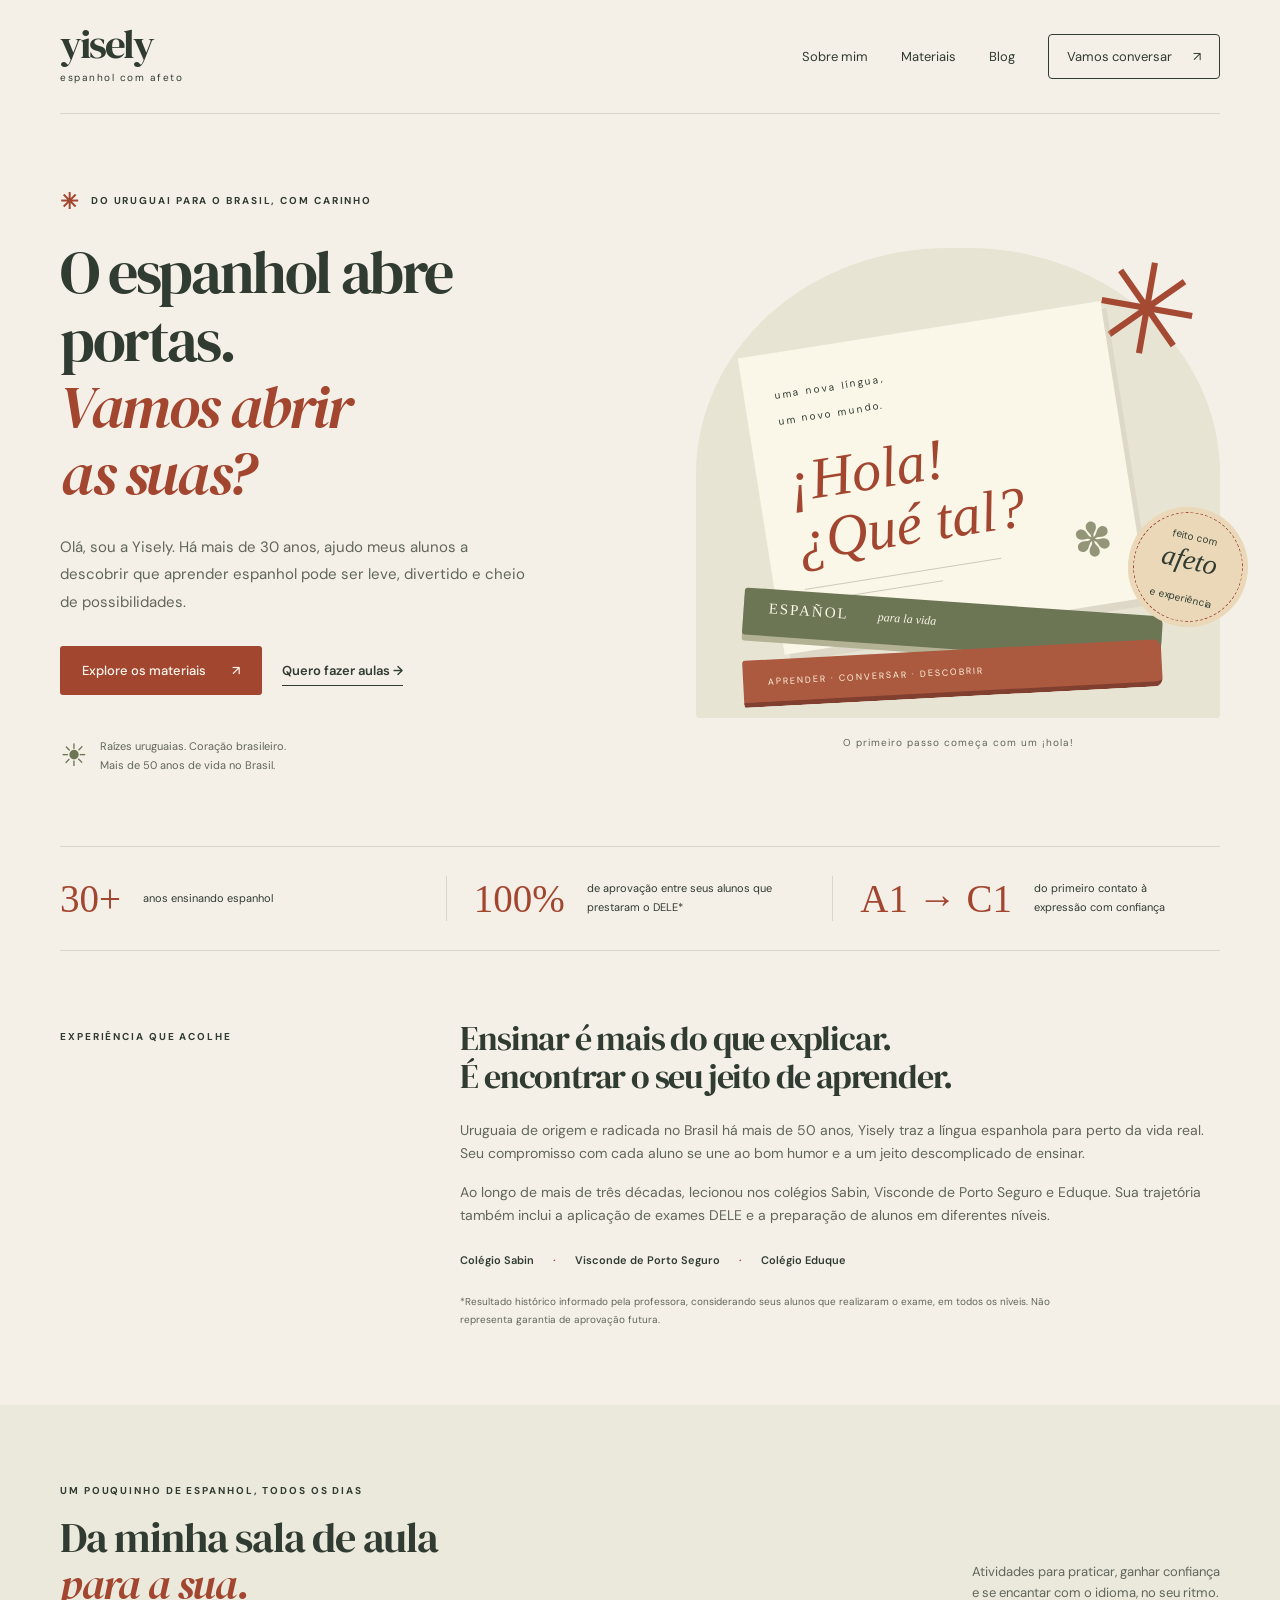
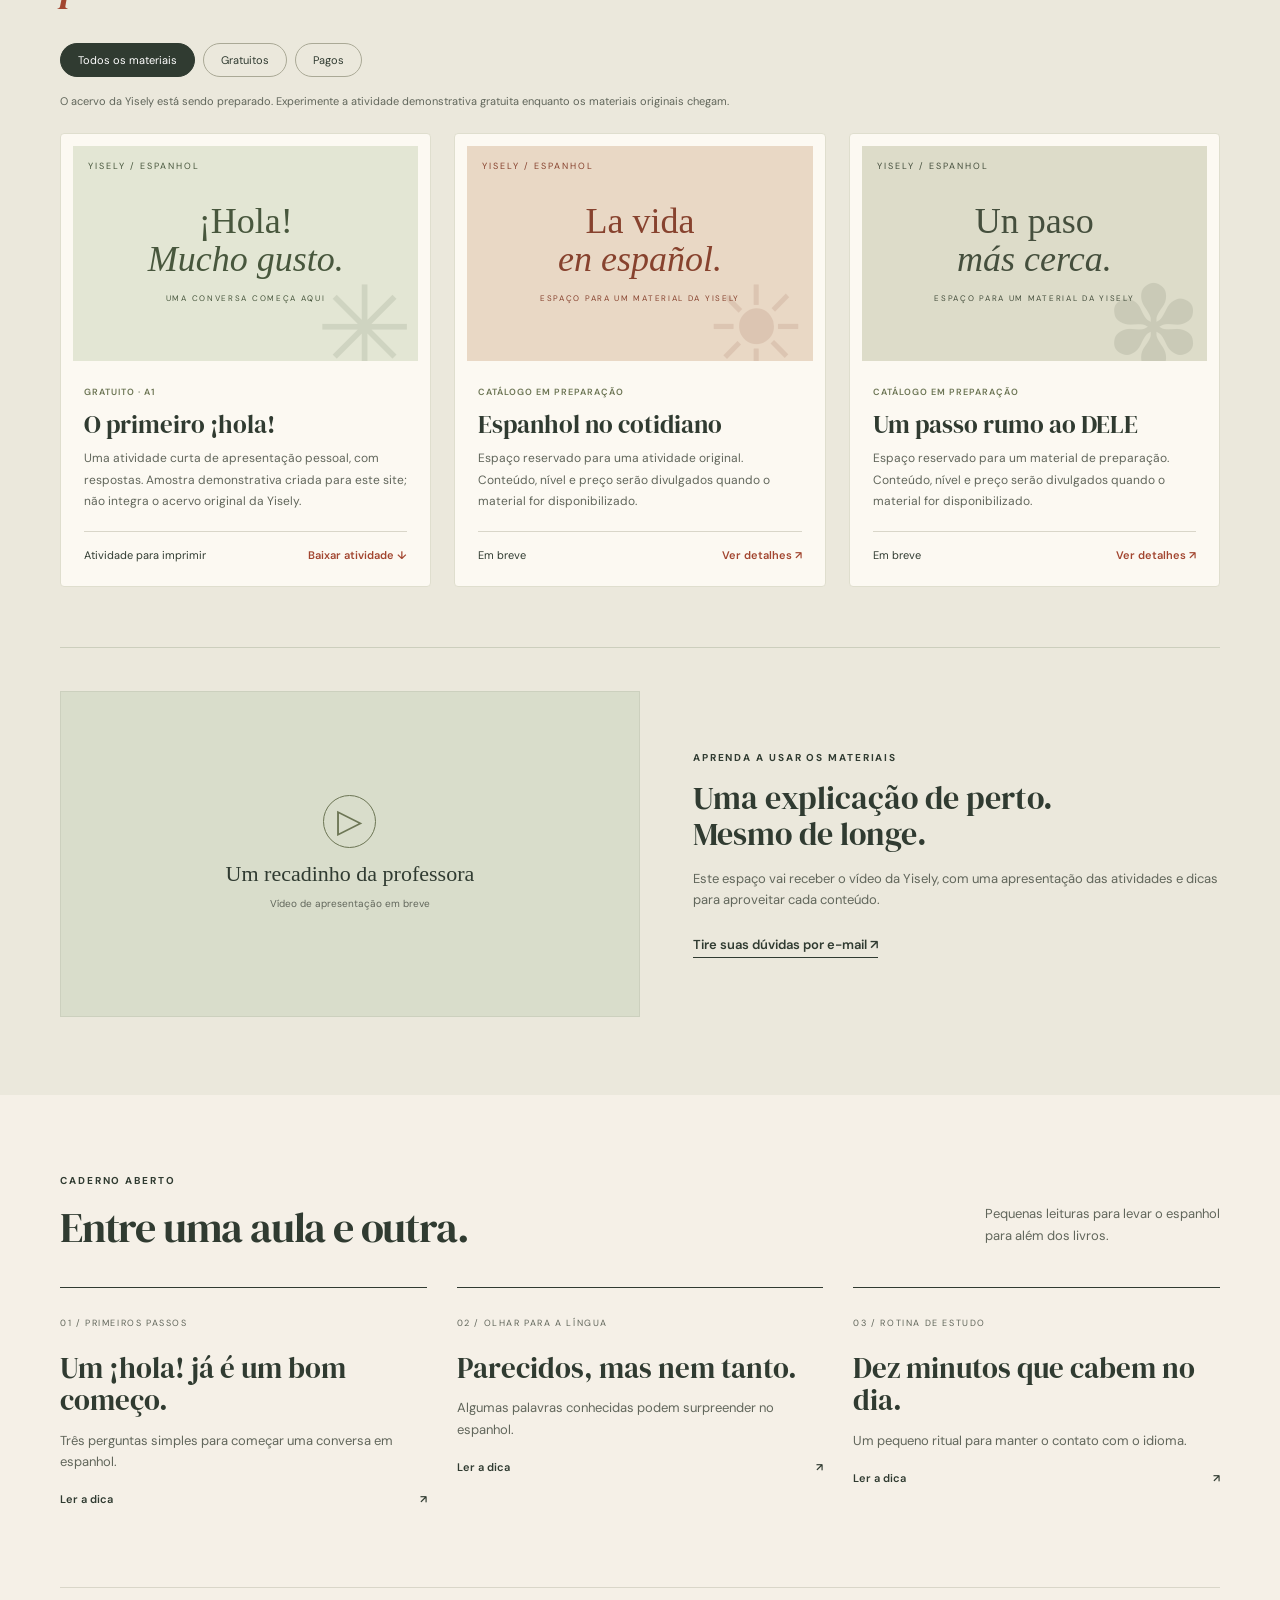
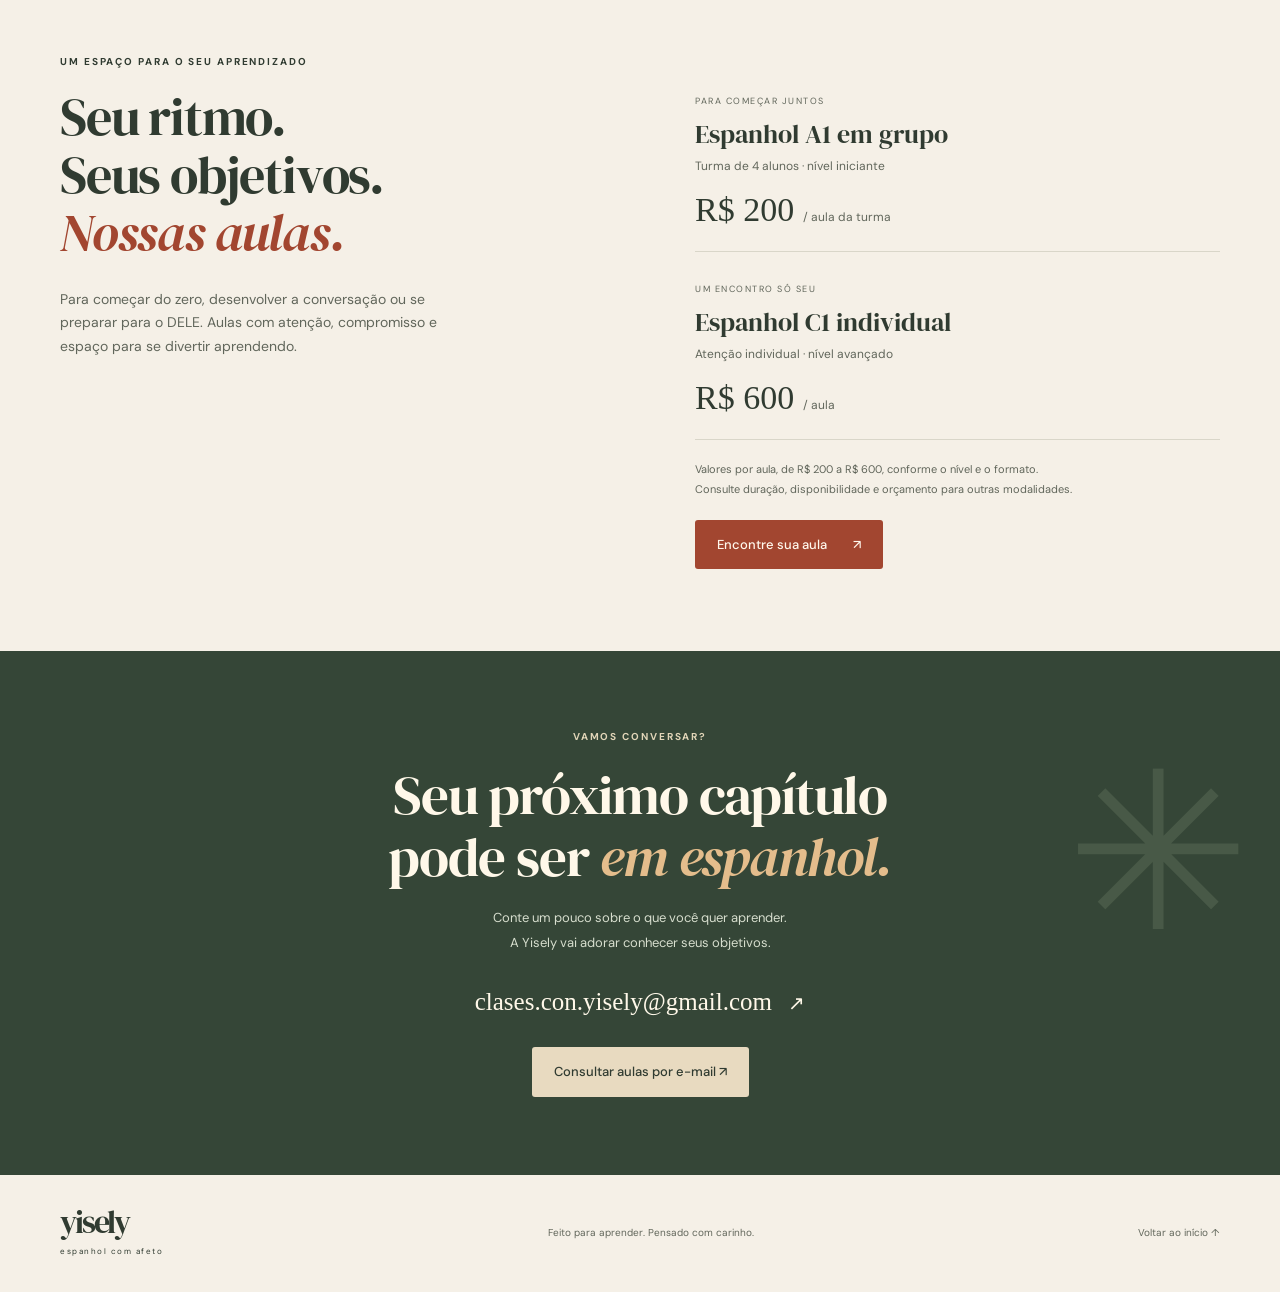
<file: index.html>
<!doctype html>
<html lang="pt-BR">
<head>
  <meta charset="utf-8"><meta name="viewport" content="width=device-width,initial-scale=1">
  <title>Yisely | Espanhol para a vida</title>
  <meta name="description" content="Aprenda espanhol com Yisely: mais de 30 anos de experiência, preparação para o DELE, atividades e aulas particulares no Brasil.">
  <meta name="theme-color" content="#f5f0e7">
  <link rel="icon" href="favicon.svg" type="image/svg+xml"><link rel="stylesheet" href="styles.css">
  <script src="content.js" defer></script><script src="script.js" defer></script>
</head>
<body>
<a class="skip" href="#conteudo">Pular para o conteúdo</a>
<header class="header wrap">
  <a class="brand" href="#" aria-label="Yisely, início">yisely<span>espanhol com afeto</span></a>
  <nav aria-label="Navegação principal"><a href="#sobre">Sobre mim</a><a href="#materiais">Materiais</a><a href="#blog">Blog</a><a class="nav-cta" href="#contato">Vamos conversar <span aria-hidden="true">↗</span></a></nav>
</header>
<main id="conteudo">
<section class="hero wrap" id="sobre">
  <div class="hero-copy"><p class="eyebrow"><span class="tiny-sun" aria-hidden="true">✳</span> DO URUGUAI PARA O BRASIL, COM CARINHO</p>
  <h1>O espanhol abre portas.<br><em>Vamos abrir<br>as suas?</em></h1>
  <p class="intro">Olá, sou a Yisely. Há mais de 30 anos, ajudo meus alunos a descobrir que aprender espanhol pode ser leve, divertido e cheio de possibilidades.</p>
  <a class="button primary" href="#materiais">Explore os materiais <span aria-hidden="true">↗</span></a><a class="text-link hero-link" href="#contato">Quero fazer aulas →</a>
  <div class="origin"><span aria-hidden="true">☀</span><p>Raízes uruguaias. Coração brasileiro.<br><strong>Mais de 50 anos de vida no Brasil.</strong></p></div>
  </div>
  <div class="hero-art" aria-label="Ilustração de livros, caderno e sol, com a frase Hola, qué tal?" role="img">
    <div class="art-sun">✳</div><div class="art-note"><span>uma nova língua,<br>um novo mundo.</span><i>¡Hola!<br>¿Qué tal?</i><div class="note-line"></div><div class="note-line short"></div><div class="note-flower">✽</div></div>
    <div class="book book-one">ESPAÑOL <span>para la vida</span></div><div class="book book-two">APRENDER · CONVERSAR · DESCOBRIR</div>
    <div class="art-stamp">feito com<br><b>afeto</b><br>e experiência</div><span class="art-caption">O primeiro passo começa com um ¡hola!</span>
  </div>
</section>
<section class="credentials wrap" aria-label="Experiência da professora"><div><strong>30+</strong><span>anos ensinando espanhol</span></div><div><strong>100%</strong><span>de aprovação entre seus alunos que prestaram o DELE*</span></div><div><strong>A1 → C1</strong><span>do primeiro contato à expressão com confiança</span></div></section>
<section class="about wrap"><p class="eyebrow">EXPERIÊNCIA QUE ACOLHE</p><div><h2>Ensinar é mais do que explicar.<br>É encontrar o seu jeito de aprender.</h2><p>Uruguaia de origem e radicada no Brasil há mais de 50 anos, Yisely traz a língua espanhola para perto da vida real. Seu compromisso com cada aluno se une ao bom humor e a um jeito descomplicado de ensinar.</p><p>Ao longo de mais de três décadas, lecionou nos colégios Sabin, Visconde de Porto Seguro e Eduque. Sua trajetória também inclui a aplicação de exames DELE e a preparação de alunos em diferentes níveis.</p><div class="schools"><span>Colégio Sabin</span><span>Visconde de Porto Seguro</span><span>Colégio Eduque</span></div><small>*Resultado histórico informado pela professora, considerando seus alunos que realizaram o exame, em todos os níveis. Não representa garantia de aprovação futura.</small></div></section>
<section class="materials section-pad" id="materiais"><div class="wrap"><div class="section-heading"><div><p class="eyebrow">UM POUQUINHO DE ESPANHOL, TODOS OS DIAS</p><h2>Da minha sala de aula<br><em>para a sua.</em></h2></div><p>Atividades para praticar, ganhar confiança<br>e se encantar com o idioma, no seu ritmo.</p></div>
  <div class="filters" role="group" aria-label="Filtrar materiais"><button class="active" data-filter="all" aria-pressed="true">Todos os materiais</button><button data-filter="free" aria-pressed="false">Gratuitos</button><button data-filter="paid" aria-pressed="false">Pagos</button></div>
  <p class="catalog-note">O acervo da Yisely está sendo preparado. Experimente a atividade demonstrativa gratuita enquanto os materiais originais chegam.</p>
  <div class="cards" id="material-list"></div><p class="sr-only" id="filter-status" role="status"></p>
  <div class="video-row"><div class="video-placeholder" id="video-area"><span class="play-symbol" aria-hidden="true">▷</span><span>Um recadinho da professora</span><small>Vídeo de apresentação em breve</small></div><div class="video-copy"><p class="eyebrow">APRENDA A USAR OS MATERIAIS</p><h3>Uma explicação de perto.<br>Mesmo de longe.</h3><p>Este espaço vai receber o vídeo da Yisely, com uma apresentação das atividades e dicas para aproveitar cada conteúdo.</p><a class="text-link" href="mailto:clases.con.yisely@gmail.com?subject=Quero%20saber%20mais%20sobre%20os%20materiais">Tire suas dúvidas por e-mail ↗</a></div></div>
</div></section>
<section class="blog wrap section-pad" id="blog"><div class="section-heading"><div><p class="eyebrow">CADERNO ABERTO</p><h2>Entre uma aula e outra.</h2></div><p>Pequenas leituras para levar o espanhol<br>para além dos livros.</p></div><div class="posts">
<article><span class="post-number">01 / PRIMEIROS PASSOS</span><h3>Um ¡hola! já é um bom começo.</h3><p>Três perguntas simples para começar uma conversa em espanhol.</p><details><summary>Ler a dica <span>↗</span></summary><div class="article-body"><p>Comece com <strong>¡Hola! ¿Qué tal?</strong> (Olá! Tudo bem?). Para perguntar o nome, use <strong>¿Cómo te llamas?</strong> e responda <strong>Me llamo…</strong>.</p><p>Depois, pergunte <strong>¿De dónde eres?</strong> (De onde você é?). Experimente dizer as respostas em voz alta e criar um diálogo de quatro falas. Uma pequena conversa por dia já é prática!</p></div></details></article>
<article><span class="post-number">02 / OLHAR PARA A LÍNGUA</span><h3>Parecidos, mas nem tanto.</h3><p>Algumas palavras conhecidas podem surpreender no espanhol.</p><details><summary>Ler a dica <span>↗</span></summary><div class="article-body"><p><strong>Embarazada</strong> significa grávida. <strong>Exquisito</strong> pode descrever algo delicioso ou refinado. E <strong>apellido</strong> é sobrenome.</p><p>Em vez de memorizar palavras isoladas, crie frases: <em>Mi apellido es Silva.</em> Contexto ajuda você a lembrar o significado e a usar a palavra com mais segurança.</p></div></details></article>
<article><span class="post-number">03 / ROTINA DE ESTUDO</span><h3>Dez minutos que cabem no dia.</h3><p>Um pequeno ritual para manter o contato com o idioma.</p><details><summary>Ler a dica <span>↗</span></summary><div class="article-body"><p>Escolha um áudio curto em espanhol. Escute uma vez para entender o assunto e outra para perceber expressões. Anote duas delas e crie uma frase sobre a sua própria vida.</p><p>Por fim, leia sua frase em voz alta. Repetir esse processo ao longo da semana ajuda a transformar estudo em hábito, sem precisar esperar pelo momento perfeito.</p></div></details></article>
</div></section>
<section class="lessons wrap" id="aulas"><div><p class="eyebrow">UM ESPAÇO PARA O SEU APRENDIZADO</p><h2>Seu ritmo.<br>Seus objetivos.<br><em>Nossas aulas.</em></h2><p>Para começar do zero, desenvolver a conversação ou se preparar para o DELE. Aulas com atenção, compromisso e espaço para se divertir aprendendo.</p></div><div class="price-list"><div class="price-item"><span>PARA COMEÇAR JUNTOS</span><h3>Espanhol A1 em grupo</h3><p>Turma de 4 alunos · nível iniciante</p><strong>R$ 200 <small>/ aula da turma</small></strong></div><div class="price-item"><span>UM ENCONTRO SÓ SEU</span><h3>Espanhol C1 individual</h3><p>Atenção individual · nível avançado</p><strong>R$ 600 <small>/ aula</small></strong></div><p class="price-note">Valores por aula, de R$ 200 a R$ 600, conforme o nível e o formato. Consulte duração, disponibilidade e orçamento para outras modalidades.</p><a class="button primary" href="#contato">Encontre sua aula <span>↗</span></a></div></section>
<section class="contact section-pad" id="contato"><div class="wrap contact-inner"><span class="contact-flower" aria-hidden="true">✳</span><p class="eyebrow">VAMOS CONVERSAR?</p><h2>Seu próximo capítulo<br>pode ser <em>em espanhol.</em></h2><p>Conte um pouco sobre o que você quer aprender.<br>A Yisely vai adorar conhecer seus objetivos.</p><a class="email" href="mailto:clases.con.yisely@gmail.com">clases.con.yisely@gmail.com <span aria-hidden="true">↗</span></a><a class="button light" href="mailto:clases.con.yisely@gmail.com?subject=Consulta%20sobre%20aulas%20de%20espanhol&body=Ol%C3%A1%2C%20Yisely!%0A%0AMeu%20nome%20%C3%A9%3A%20%0AMeu%20n%C3%ADvel%20de%20espanhol%20%C3%A9%3A%20%0AGostaria%20de%20aulas%3A%20individuais%20%2F%20em%20grupo%0AMeus%20objetivos%20s%C3%A3o%3A%20%0AMinha%20disponibilidade%20%C3%A9%3A%20">Consultar aulas por e-mail ↗</a></div></section>
</main>
<footer class="wrap"><a class="brand" href="#">yisely<span>espanhol com afeto</span></a><p>Feito para aprender. Pensado com carinho.</p><a href="#">Voltar ao início ↑</a></footer>
<dialog id="material-dialog"><button class="dialog-close" aria-label="Fechar detalhes">×</button><p class="eyebrow">MATERIAIS DA YISELY</p><h2 id="dialog-title"></h2><p id="dialog-description"></p><p>Este material ainda não está disponível para compra. Entre em contato para saber sobre o lançamento.</p><a class="button primary" id="material-email" href="mailto:clases.con.yisely@gmail.com">Consultar disponibilidade ↗</a></dialog>
</body></html>
</file>
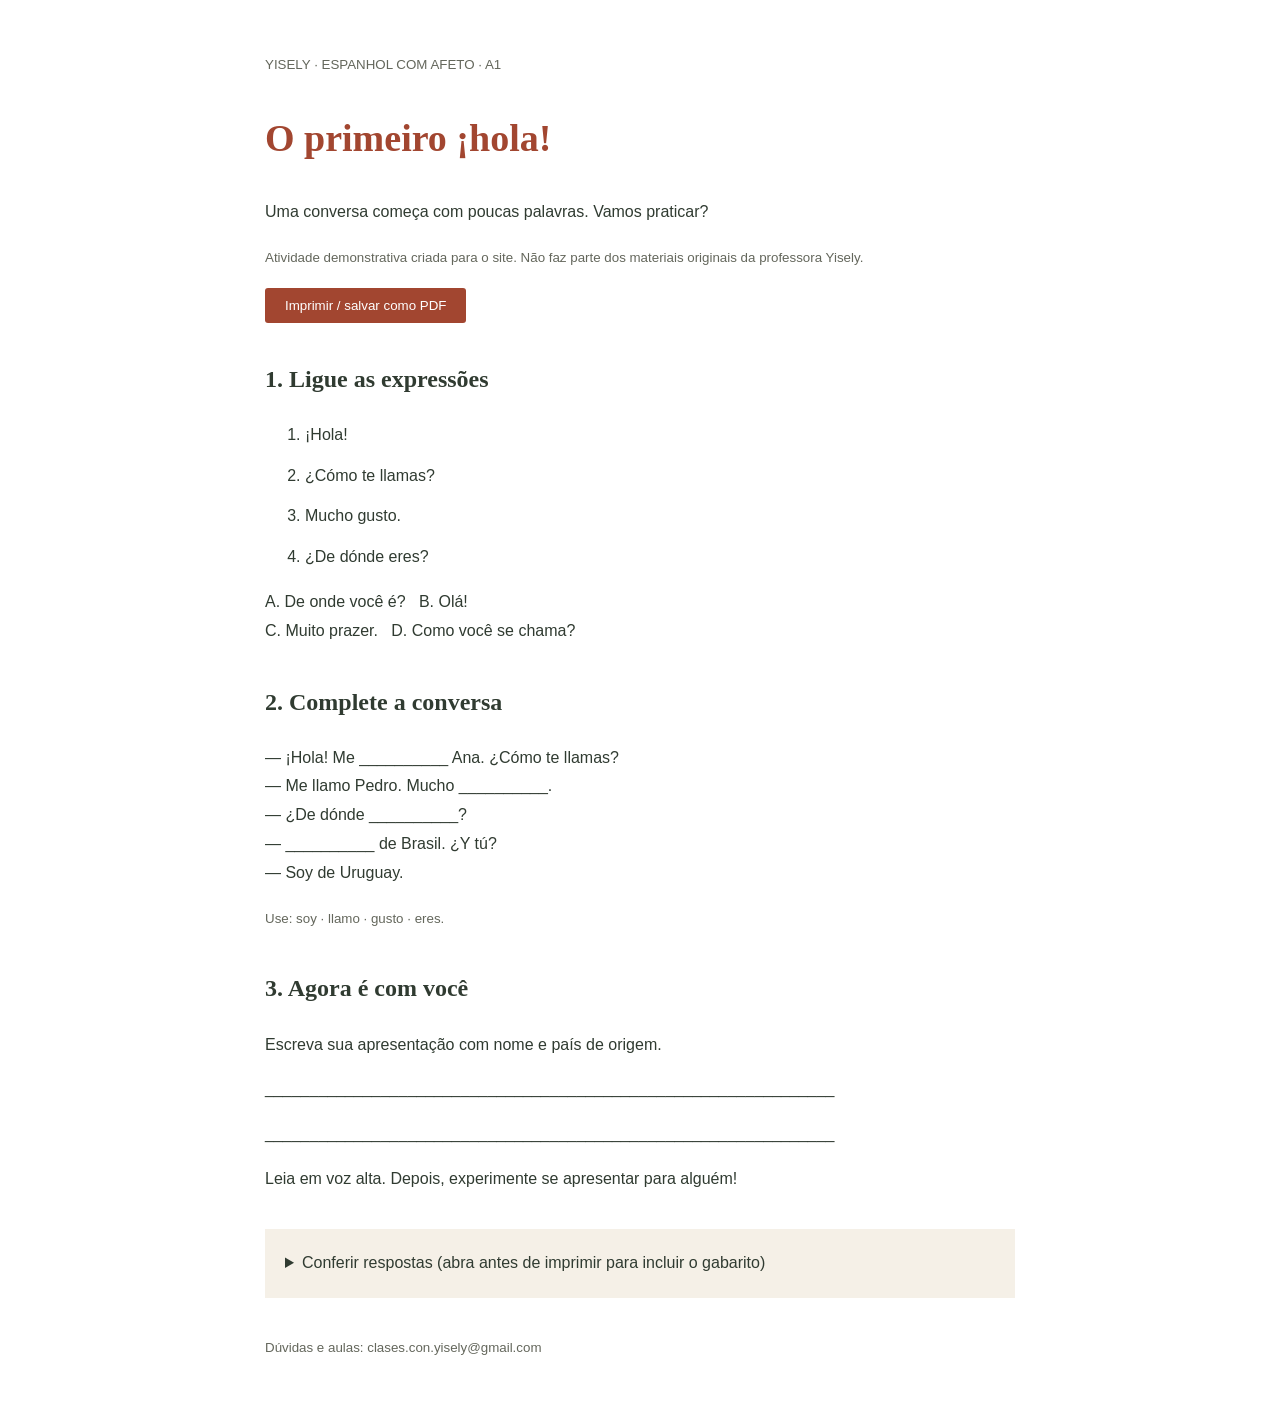
<file: primeiro-hola.html>
<!doctype html><html lang="pt-BR"><meta charset="utf-8"><meta name="viewport" content="width=device-width, initial-scale=1"><title>O primeiro ¡hola! — atividade demonstrativa</title><style>body{max-width:750px;margin:50px auto;padding:0 25px;font:16px/1.8 Arial;color:#303b31}h1,h2{font-family:Georgia}h1{font-size:38px;color:#a24630}small{color:#64675c}section{margin:35px 0}li{margin:12px 0}button{padding:10px 20px;background:#a24630;color:white;border:0;border-radius:3px;cursor:pointer}details{margin:35px 0;padding:20px;background:#f5f0e7}@media print{button{display:none}body{margin:0;max-width:none}details{break-before:page}details:not([open]){display:none}}</style><body><small>YISELY · ESPANHOL COM AFETO · A1</small><h1>O primeiro ¡hola!</h1><p>Uma conversa começa com poucas palavras. Vamos praticar?</p><p><small>Atividade demonstrativa criada para o site. Não faz parte dos materiais originais da professora Yisely.</small></p><button onclick="window.print()">Imprimir / salvar como PDF</button><section><h2>1. Ligue as expressões</h2><ol><li>¡Hola!</li><li>¿Cómo te llamas?</li><li>Mucho gusto.</li><li>¿De dónde eres?</li></ol><p>A. De onde você é? &nbsp; B. Olá!<br>C. Muito prazer. &nbsp; D. Como você se chama?</p></section><section><h2>2. Complete a conversa</h2><p>— ¡Hola! Me __________ Ana. ¿Cómo te llamas?<br>— Me llamo Pedro. Mucho __________.<br>— ¿De dónde __________?<br>— __________ de Brasil. ¿Y tú?<br>— Soy de Uruguay.</p><small>Use: soy · llamo · gusto · eres.</small></section><section><h2>3. Agora é com você</h2><p>Escreva sua apresentação com nome e país de origem.</p><p>________________________________________________________________</p><p>________________________________________________________________</p><p>Leia em voz alta. Depois, experimente se apresentar para alguém!</p></section><details><summary>Conferir respostas (abra antes de imprimir para incluir o gabarito)</summary><p><strong>1.</strong> 1–B; 2–D; 3–C; 4–A.</p><p><strong>2.</strong> llamo · gusto · eres · Soy.</p><p><strong>3.</strong> Resposta pessoal. Exemplo: ¡Hola! Me llamo Ana. Soy de Brasil. Mucho gusto.</p></details><footer><small>Dúvidas e aulas: clases.con.yisely@gmail.com</small></footer></body></html>
</file>
<file: styles.css>
@import url('https://fonts.googleapis.com/css2?family=DM+Sans:wght@400;500;600;700&family=DM+Serif+Display:ital@0;1&display=swap');
:root{--paper:#f5f0e7;--ink:#303b31;--muted:#61665b;--rust:#a24630;--line:#d9d6c9;--olive:#6c7554;--cream:#fcf9f2}*{box-sizing:border-box}html{scroll-behavior:smooth;scroll-padding-top:25px}body{margin:0;background:var(--paper);color:var(--ink);font:16px/1.65 'DM Sans',Arial,sans-serif}a{color:inherit;text-decoration:none}button,input{font:inherit}button,a,summary{-webkit-tap-highlight-color:transparent}button:focus-visible,a:focus-visible,summary:focus-visible{outline:3px solid var(--rust);outline-offset:5px}button{cursor:pointer}a:hover{text-decoration:underline}h1,h2,h3,p{margin:0}h1,h2,h3{font-family:'DM Serif Display',Georgia,serif;font-weight:400;line-height:1.12}h2{font-size:clamp(32px,3.3vw,48px);letter-spacing:-1.2px}h3{font-size:27px}em{font-weight:400;color:var(--rust)}.wrap{width:min(1160px,calc(100% - 96px));margin:auto}.header{display:flex;justify-content:space-between;align-items:center;min-height:114px;border-bottom:1px solid var(--line);gap:24px}.brand{font:41px/.8 'DM Serif Display',Georgia,serif;letter-spacing:-2px}.brand span{display:block;font:10px/1.5 'DM Sans',sans-serif;letter-spacing:1.5px;margin-top:10px}.header nav{display:flex;align-items:center;gap:33px;font-size:13px}.nav-cta{border:1px solid var(--ink);border-radius:4px;padding:11px 18px}.nav-cta span{margin-left:18px}.hero{display:grid;grid-template-columns:1.1fr 1fr;gap:60px;padding-top:70px;padding-bottom:64px;align-items:center}.eyebrow{font-size:10px;letter-spacing:1.9px;font-weight:700;line-height:1.6}.tiny-sun{color:var(--rust);font-size:22px;vertical-align:middle;margin-right:7px}h1{font-size:clamp(48px,4.7vw,67px);letter-spacing:-2.4px;margin:20px 0 25px}.intro{font-size:15px;max-width:470px;color:var(--muted);line-height:1.85}.button{display:inline-flex;align-items:center;justify-content:space-between;gap:26px;border:0;border-radius:3px;padding:14px 22px;font-size:13px;font-weight:500}.button:hover{text-decoration:none;filter:brightness(.93)}.primary{background:var(--rust);color:#fff8ed}.hero .button{margin-top:29px}.text-link{font-size:13px;font-weight:600;border-bottom:1px solid currentColor;padding-bottom:4px}.hero-link{display:inline-block;margin-left:20px}.origin{display:flex;gap:12px;align-items:center;margin-top:35px}.origin>span{font-size:31px;color:var(--olive)}.origin p{font-size:11px;color:var(--muted);line-height:1.7}.origin strong{font-weight:400}.hero-art{height:470px;background:#e8e4d4;position:relative;border-radius:48% 48% 3px 3px;isolation:isolate}.art-note{position:absolute;background:#faf6e8;width:70%;height:300px;left:12%;top:80px;transform:rotate(-9deg);box-shadow:5px 8px 0 #c6bfaa55;padding:28px 30px}.art-note>span{font-size:10px;letter-spacing:2px;line-height:1.5}.art-note i{font:italic 58px/1.03 Georgia,serif;color:var(--rust);display:block;margin-top:20px}.note-line{width:65%;height:1px;background:#cfcab8;margin-top:18px}.note-line.short{width:45%;margin-top:12px}.note-flower{position:absolute;right:25px;bottom:25px;font-size:47px;color:#929578}.art-sun{font-size:126px;line-height:1;position:absolute;right:20px;top:0;color:#a44932;transform:rotate(10deg)}.book{position:absolute;border-radius:3px 8px 8px 3px;width:80%;height:47px;left:9%;padding:11px 25px;font:15px Georgia,serif;letter-spacing:2px}.book-one{bottom:69px;background:var(--olive);color:#faf6e8;transform:rotate(4deg);box-shadow:0 6px #b4b294}.book-one span{font-style:italic;font-size:12px;margin-left:24px;letter-spacing:0}.book-two{bottom:21px;background:#ab593f;color:#fff4dc;transform:rotate(-3deg);font:9px/2.5 'DM Sans',sans-serif;border-bottom:5px solid #813f30}.art-stamp{position:absolute;right:-23px;bottom:96px;background:#ead8b8;width:110px;height:110px;display:grid;align-content:center;text-align:center;border-radius:50%;font-size:10px;line-height:1.5;transform:rotate(13deg);border:1px dashed var(--rust);outline:5px solid #ead8b8}.art-stamp b{font:italic 28px Georgia,serif}.art-caption{position:absolute;bottom:-34px;width:100%;text-align:center;font-size:10px;color:var(--muted);letter-spacing:1px}.credentials{display:grid;grid-template-columns:repeat(3,1fr);border-block:1px solid var(--line);padding:29px 0}.credentials>div{display:flex;align-items:center;gap:22px;padding:0 27px;border-right:1px solid var(--line)}.credentials>div:first-child{padding-left:0}.credentials>div:last-child{border:0}.credentials strong{font:39px Georgia,serif;color:var(--rust);white-space:nowrap}.credentials span{font-size:11px;line-height:1.7}.about{display:grid;grid-template-columns:1fr 2.2fr;gap:55px;padding-block:68px 76px}.about>.eyebrow{padding-top:10px}.about h2{font-size:34px;margin-bottom:24px}.about p:not(.eyebrow){color:var(--muted);font-size:14px;margin-bottom:16px}.schools{display:flex;flex-wrap:wrap;gap:19px;margin:24px 0;font-size:11px;font-weight:600}.schools span:not(:last-child)::after{content:'·';margin-left:19px;color:var(--rust)}.about small{display:block;font-size:10px;line-height:1.8;color:var(--muted);max-width:610px}.section-pad{padding-block:78px}.materials{background:#ebe8dc}.section-heading{display:flex;justify-content:space-between;gap:24px;align-items:end;margin-bottom:34px}.section-heading h2{margin-top:15px}.section-heading>p{font-size:13px;color:var(--muted);margin-bottom:5px}.filters{display:flex;gap:8px;margin:25px 0 15px;flex-wrap:wrap}.filters button{border:1px solid #aaa996;background:transparent;border-radius:30px;padding:7px 17px;font-size:11px;color:var(--ink)}.filters button.active{background:var(--ink);color:#fff;border-color:var(--ink)}.catalog-note{font-size:11px;color:var(--muted);margin-bottom:23px;max-width:710px}.cards{display:grid;grid-template-columns:repeat(3,1fr);gap:23px}.card{background:var(--cream);border:1px solid #dfdece;border-radius:4px;overflow:hidden;display:flex;flex-direction:column}.cover{height:215px;margin:12px;position:relative;display:flex;flex-direction:column;justify-content:center;align-items:center;overflow:hidden}.cover-a{background:#e3e6d4;color:#48573d}.cover-b{background:#e9d8c5;color:#87422e}.cover-c{background:#dddcc9;color:#454f3d}.cover .cover-label{position:absolute;top:13px;left:15px;font-size:9px;letter-spacing:2px}.cover-title{font:36px/1.06 Georgia,serif;text-align:center;z-index:1}.cover-title em{color:inherit}.cover-symbol{position:absolute;right:5px;bottom:-27px;font-size:116px;opacity:.12;line-height:1}.cover-subtitle{font-size:8px;letter-spacing:1.7px;margin-top:13px}.card-body{padding:12px 23px 22px;display:flex;flex-direction:column;flex:1}.badge{font-size:9px;letter-spacing:1px;font-weight:600;color:var(--olive)}.card h3{font-size:25px;margin:10px 0}.card p{font-size:12px;line-height:1.8;color:var(--muted);margin-bottom:18px}.card-action{margin-top:auto;border-top:1px solid var(--line);padding-top:14px;display:flex;align-items:center;justify-content:space-between;gap:12px;font-size:11px}.card-action button{background:none;border:0;padding:0;color:var(--rust);font-size:11px;font-weight:600}.card-action a{font-weight:600;color:var(--rust)}.video-row{margin-top:60px;padding-top:43px;border-top:1px solid #cccebd;display:grid;grid-template-columns:1.1fr 1fr;gap:53px;align-items:center}.video-placeholder{aspect-ratio:16/9;background:#d9ddcb;display:flex;align-items:center;justify-content:center;flex-direction:column;border:1px solid #ccd0be}.play-symbol{width:53px;height:53px;border:1px solid var(--olive);border-radius:50%;text-align:center;font:33px/50px Georgia,serif;color:var(--olive);margin-bottom:13px}.video-placeholder>span:not(.play-symbol){font:22px Georgia,serif}.video-placeholder small{font-size:10px;color:var(--muted);margin-top:9px}.video-placeholder iframe{width:100%;height:100%;border:0}.video-copy h3{font-size:32px;margin:15px 0}.video-copy>p:not(.eyebrow){font-size:13px;color:var(--muted);margin-bottom:21px}.posts{display:grid;grid-template-columns:repeat(3,1fr);gap:30px;margin-top:36px}.posts article{border-top:1px solid var(--ink);padding-top:20px}.post-number{font-size:9px;letter-spacing:1.6px;color:var(--muted)}.posts h3{font-size:29px;margin:17px 0 13px}.posts p{font-size:13px;color:var(--muted);margin-bottom:18px}.posts summary{display:flex;justify-content:space-between;align-items:center;cursor:pointer;list-style:none;font-size:11px;font-weight:600}.posts summary::-webkit-details-marker{display:none}.article-body{margin-top:20px}.article-body p{font-size:12px}.lessons{display:grid;grid-template-columns:1fr 1fr;gap:110px;padding:66px 0 82px;border-top:1px solid var(--line)}.lessons h2{font-size:52px;margin:18px 0 26px}.lessons>div>p:not(.eyebrow){font-size:14px;color:var(--muted);max-width:385px}.price-list{padding-top:10px}.price-item{padding:22px 0;border-bottom:1px solid var(--line)}.price-item>span{font-size:9px;letter-spacing:1.5px;color:var(--muted)}.price-item h3{font-size:26px;margin:8px 0}.price-item p{font-size:12px;color:var(--muted)}.price-item strong{font:34px Georgia,serif;display:block;margin-top:14px}.price-item small{font:12px 'DM Sans',sans-serif;color:var(--muted)}.price-list .price-note{font-size:11px!important;margin:20px 0;line-height:1.8}.contact{background:#354637;color:#fff8e9;text-align:center;position:relative;overflow:hidden}.contact-inner{position:relative}.contact .eyebrow{color:#e1d5b8}.contact h2{font-size:55px;margin:19px 0}.contact h2 em{color:#e4bd8c}.contact p:not(.eyebrow){font-size:13px;line-height:1.9;color:#d7dece}.email{overflow-wrap:anywhere;display:block;font-family:Georgia,serif;font-size:25px;margin:25px 0}.email span{font-size:20px;margin-left:10px}.light{background:#e8dac0;color:var(--ink)}.contact-flower{position:absolute;font-size:220px;color:#8c9d7f;opacity:.22;right:-30px;top:15px;line-height:1}footer{display:flex;justify-content:space-between;align-items:center;padding-block:35px;gap:20px}footer .brand{font-size:32px}footer .brand span{font-size:8px}footer p,footer>a:last-child{font-size:10px;color:var(--muted)}dialog{border:1px solid var(--line);border-radius:5px;background:var(--cream);color:var(--ink);max-width:520px;width:calc(100% - 32px);padding:40px}dialog::backdrop{background:#18231ba8}dialog h2{font-size:32px;margin:15px 0}dialog p:not(.eyebrow){font-size:14px;margin:15px 0 25px}.dialog-close{position:absolute;top:8px;right:14px;font-size:28px;border:0;background:none;color:var(--ink)}.skip{position:absolute;top:-60px;left:20px;z-index:5;padding:8px;background:white}.skip:focus{top:10px}.sr-only{position:absolute;width:1px;height:1px;overflow:hidden;clip:rect(0,0,0,0)}[hidden]{display:none!important}
@media(min-width:1450px){.hero{padding-block:85px}.hero-art{height:495px}.art-note{top:90px}}@media(max-width:1000px){.wrap{width:calc(100% - 60px)}.hero{gap:35px}.hero-art{height:420px}.art-note{top:60px;height:280px;padding:25px}.art-note i{font-size:50px}.art-stamp{right:-8px;width:90px;height:90px}.hero-link{display:block;margin:17px 0 0;width:fit-content}.credentials>div{padding:0 18px;gap:14px}.credentials strong{font-size:31px}.credentials span{font-size:10px}.lessons{gap:65px}.card-body{padding-inline:18px}.card h3{font-size:23px}.cover-title{font-size:30px}.about{gap:35px;grid-template-columns:1fr 2.7fr}}
@media(max-width:700px){.wrap{width:calc(100% - 40px)}.header{min-height:100px;align-items:center}.brand{font-size:35px}.brand span{font-size:8px;letter-spacing:1px}.header nav{gap:14px;font-size:11px;flex-wrap:wrap;justify-content:flex-end;max-width:230px}.header nav .nav-cta{padding:7px 10px}.nav-cta span{margin-left:4px}.hero{grid-template-columns:1fr;padding-top:38px;gap:53px;padding-bottom:62px}.hero h1{font-size:52px}.hero .eyebrow{font-size:8px;letter-spacing:1.1px}.intro{font-size:14px}.hero-link{display:inline-block;margin-left:20px}.hero-art{width:min(400px,92%);margin:auto;height:400px}.art-note{width:68%;left:12%;top:60px}.art-caption{font-size:8px}.credentials{grid-template-columns:1fr;padding:0}.credentials>div,.credentials>div:first-child{padding:18px 8px;border-right:0;border-bottom:1px solid var(--line);gap:24px}.credentials>div:last-child{border-bottom:0}.credentials strong{min-width:100px;font-size:34px}.credentials span{font-size:12px}.about{grid-template-columns:1fr;gap:17px;padding-block:45px}.about h2{font-size:30px}.about p:not(.eyebrow){font-size:13px}.schools{gap:10px;font-size:10px}.schools span:not(:last-child)::after{margin-left:10px}.section-pad{padding-block:48px}.section-heading{display:block}.section-heading>p{margin-top:20px}.section-heading h2{font-size:37px}.cards{grid-template-columns:1fr}.cover{height:235px}.cover-title{font-size:38px}.card-body{padding:14px 23px 23px}.card h3{font-size:27px}.card p{font-size:13px}.video-row{grid-template-columns:1fr;gap:25px;margin-top:35px;padding-top:33px}.video-copy h3{font-size:31px}.posts{grid-template-columns:1fr;gap:34px}.posts h3{font-size:29px}.posts article{padding-top:17px}.lessons{grid-template-columns:1fr;gap:15px;padding-block:45px}.lessons h2{font-size:45px}.lessons>div>p:not(.eyebrow){max-width:none}.contact h2{font-size:39px}.contact-flower{font-size:150px;right:-60px;top:35px}.email{font-size:22px}.contact p:not(.eyebrow){font-size:12px}footer{flex-wrap:wrap;padding-block:28px}footer p{order:3;width:100%;margin-top:5px}dialog{padding:35px 25px}}
@media(prefers-reduced-motion:reduce){html{scroll-behavior:auto}}
</file>
